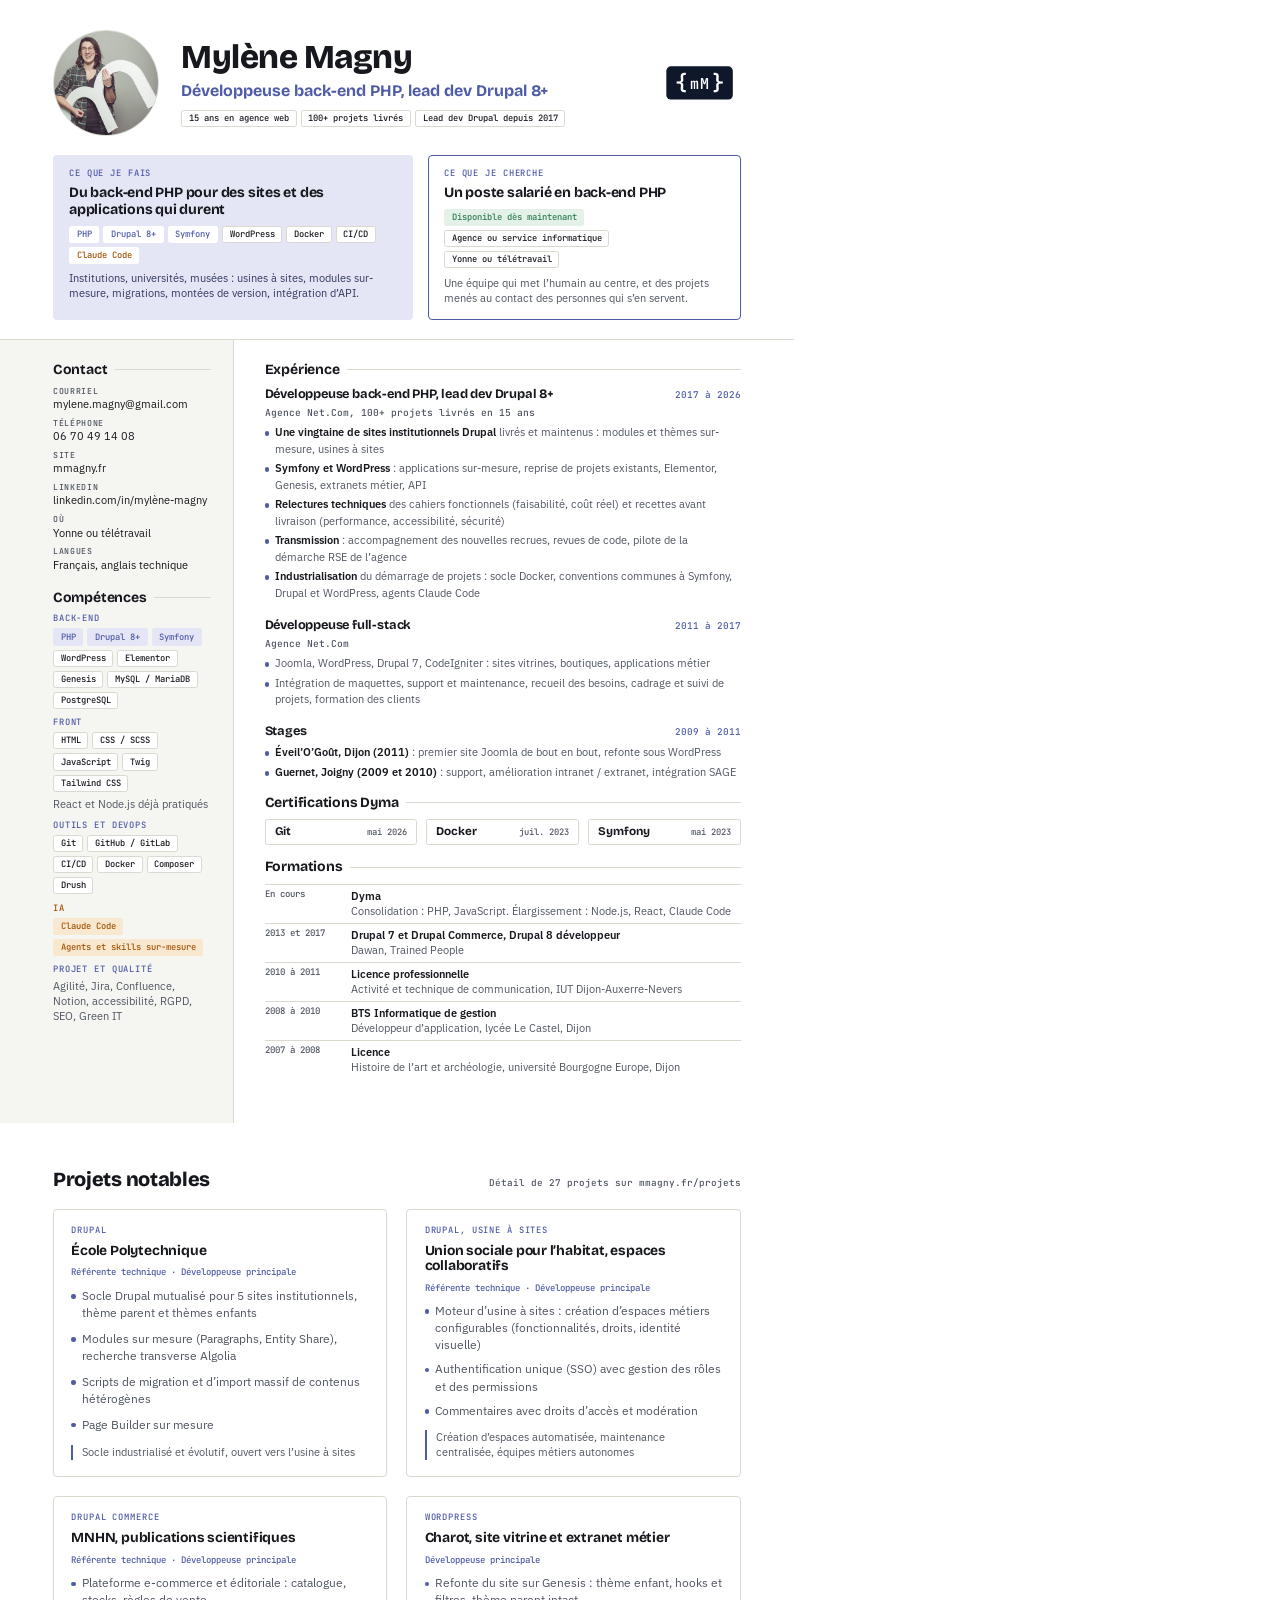
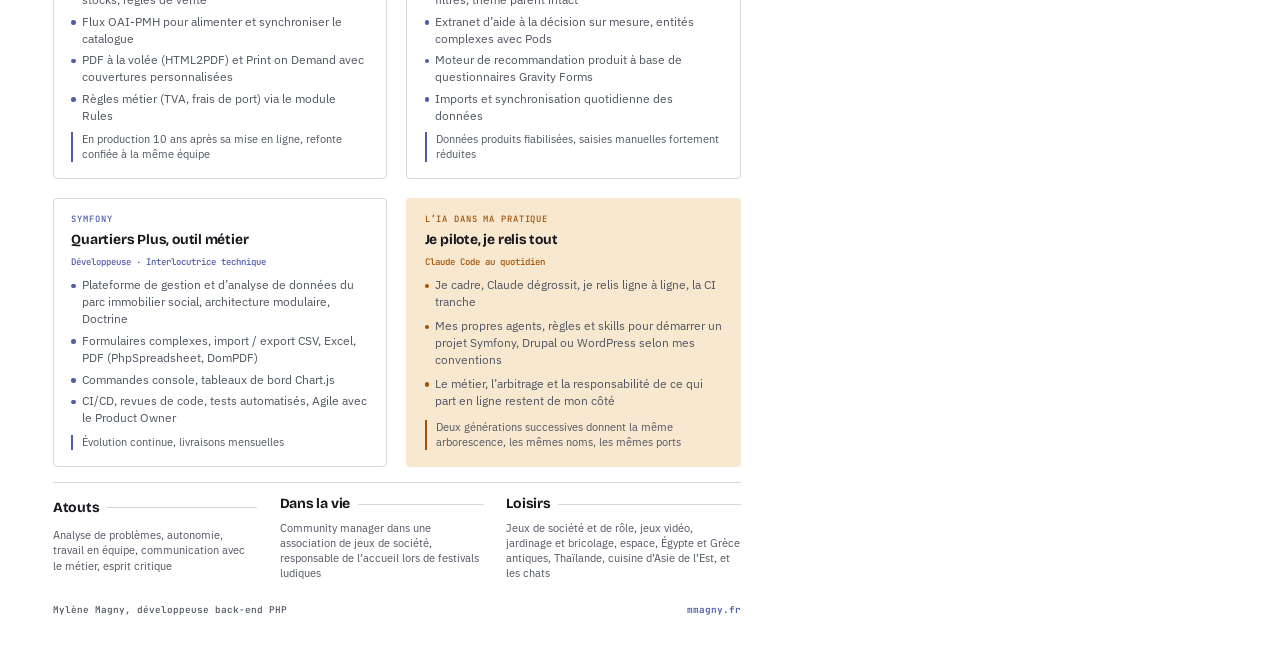
<file: outils/cv/cv.html>
<!doctype html>
<html lang="fr">
<head>
<meta charset="utf-8">
<title>Mylène Magny, développeuse back-end PHP, CV</title>
<meta name="author" content="Mylène Magny">
<meta name="description" content="CV de Mylène Magny, développeuse back-end PHP : Drupal, Symfony, WordPress.">
<link rel="preconnect" href="https://fonts.googleapis.com">
<link rel="preconnect" href="https://fonts.gstatic.com" crossorigin>
<link rel="stylesheet" href="https://fonts.googleapis.com/css2?family=Bricolage+Grotesque:opsz,wght@12..96,500;12..96,700;12..96,800&amp;family=IBM+Plex+Sans:wght@400;500;600&amp;family=JetBrains+Mono:wght@400;500;600&amp;display=swap">
<style>
/* Même charte que le site : encre bleutée, violet PHP pour le back-end, ambre réservé à l'IA. */
:root{
  --bg:#FFFFFF; --soft:#F5F5F1; --line:#D9D9D0; --fg:#16181D; --muted:#4F5561;
  --php:#4F5BA6; --php-soft:#E4E6F5; --ia:#A25205; --ia-soft:#F9E8D0;
  --f-display:"Bricolage Grotesque",system-ui,sans-serif;
  --f-body:"IBM Plex Sans",system-ui,sans-serif;
  --f-mono:"JetBrains Mono",ui-monospace,monospace;
}
@page{size:A4;margin:0}
*{box-sizing:border-box}
html{-webkit-print-color-adjust:exact;print-color-adjust:exact}
body{margin:0;font:400 8.6pt/1.42 var(--f-body);color:var(--fg);background:var(--bg)}
a{color:inherit;text-decoration:none}
h1,h2,h3,h4,p,ul{margin:0}
h1,h2,h3,h4{font-family:var(--f-display);line-height:1.1;letter-spacing:-.015em}
.page{width:210mm;height:297mm;overflow:hidden;position:relative;page-break-after:always;break-after:page;display:flex;flex-direction:column}
.page:last-child{page-break-after:auto;break-after:auto}
.label{font:500 6.6pt/1 var(--f-mono);letter-spacing:.1em;text-transform:uppercase;color:var(--php)}
.label.ia{color:var(--ia)}
.chip{font:500 6.6pt/1 var(--f-mono);padding:2.4pt 5pt;border:.6pt solid var(--line);border-radius:2pt;display:inline-block;color:var(--fg);background:var(--bg)}
.chip.php{background:var(--php-soft);border-color:transparent;color:var(--php)}
.chip.ia{background:var(--ia-soft);border-color:transparent;color:var(--ia)}
.tags{display:flex;flex-wrap:wrap;gap:3pt}
ul.pl{list-style:none;padding:0;display:grid;gap:2.6pt}
ul.pl li{padding-left:8pt;position:relative;color:var(--muted)}
ul.pl li::before{content:"";position:absolute;left:0;top:.62em;width:3.4pt;height:3.4pt;border-radius:50%;background:var(--php)}
ul.pl li b{color:var(--fg);font-weight:600}
ul.pl.ia li::before{background:var(--ia)}

/* page 1 */
.head{display:grid;grid-template-columns:auto 1fr auto;gap:6mm;align-items:center;padding:8mm 14mm 5mm}
.photo{width:28mm;height:28mm;border-radius:50%;object-fit:cover;display:block;border:.8pt solid var(--line)}
.logo{width:22mm;height:auto;display:block}
.head h1{font-size:25pt;font-weight:800}
.head .job{font:700 12pt/1.2 var(--f-display);color:var(--php);margin:1.5mm 0 2.6mm}
.chip.ok{background:#E3F1E8;border-color:transparent;color:#2F7D4F}
.glance{display:grid;grid-template-columns:1.15fr 1fr;gap:4mm;padding:0 14mm 5mm}
.g{border:.6pt solid var(--line);border-radius:3pt;padding:3.4mm 4mm;display:grid;gap:1.9mm;align-content:start}
.g.do{background:var(--php-soft);border-color:transparent}
.g.seek{border-color:var(--php);border-width:.9pt}
.g h2{font-size:10.6pt;font-weight:700;line-height:1.2}
.g p{color:var(--muted);font-size:8.2pt;line-height:1.38}
.g.do p{color:#33385F}
.g.do .chip{background:#fff}
.cols{display:grid;grid-template-columns:62mm 1fr;flex:1;min-height:0;border-top:.6pt solid var(--line)}
.side{background:var(--soft);padding:6mm 6mm 6mm 14mm;display:flex;flex-direction:column;gap:4.4mm;border-right:.6pt solid var(--line)}
.main{padding:6mm 14mm 6mm 8mm;display:flex;flex-direction:column;gap:3.8mm}
.sec{display:grid;gap:2.4mm}
.sec>h2{font-size:10.5pt;font-weight:700;display:flex;align-items:center;gap:2mm}
.sec>h2::after{content:"";flex:1;height:.6pt;background:var(--line)}
.contact{display:grid;gap:1.6mm;font-size:8.2pt}
.contact span{display:block;font:500 6.2pt/1 var(--f-mono);letter-spacing:.08em;text-transform:uppercase;color:var(--muted);margin-bottom:.6mm}
.sk{display:grid;gap:1.4mm}
.sk p{color:var(--muted);font-size:8.2pt;line-height:1.35}
.job-block{display:grid;gap:1.6mm}
.job-block .top{display:flex;justify-content:space-between;align-items:baseline;gap:4mm}
.job-block h3{font-size:9.6pt}
.job-block .when{font:500 7pt/1 var(--f-mono);color:var(--php);white-space:nowrap}
.job-block .org{font:500 7.2pt/1.2 var(--f-mono);color:var(--muted)}
.edu{display:grid;grid-template-columns:20mm 1fr;gap:.6mm 3mm;padding-block:.9mm;border-top:.6pt solid var(--line)}
.edu .y{font:500 6.8pt/1.5 var(--f-mono);color:var(--muted)}
.edu b{font-weight:600}
.edu p{color:var(--muted);font-size:7.9pt}
.certs{display:grid;grid-template-columns:repeat(3,1fr);gap:2.4mm}
.cert{border:.6pt solid var(--line);border-radius:2pt;padding:1.4mm 2.4mm;display:flex;justify-content:space-between;align-items:baseline;gap:2mm}
.cert b{font:700 8.8pt/1.1 var(--f-display)}
.cert span{font:500 6.6pt/1.4 var(--f-mono);color:var(--muted)}

/* page 2 */
.p2head{padding:12mm 14mm 5mm;display:flex;justify-content:space-between;align-items:baseline}
.p2head h2{font-size:15pt;font-weight:800}
.p2head .note{font:500 7pt/1 var(--f-mono);color:var(--muted)}
.grid{display:grid;grid-template-columns:1fr 1fr;grid-auto-rows:1fr;gap:5mm;padding:0 14mm;flex:1;min-height:0}
.grid ul.pl{font-size:9pt;gap:3.4pt}
.grid .res{font-size:8.4pt}
.grid .card h3{font-size:10.4pt}
.card{border:.6pt solid var(--line);border-radius:3pt;padding:4.2mm 4.6mm;display:grid;gap:2.2mm;align-content:space-between;grid-template-rows:auto auto auto 1fr auto;min-width:0}
.card h3{font-size:9.6pt}
.card .role{font:500 6.8pt/1.35 var(--f-mono);color:var(--php)}
.card.ia{background:var(--ia-soft);border-color:transparent}
.card.ia .role{color:var(--ia)}
.res{font-size:7.9pt;color:var(--fg);border-left:1.6pt solid var(--php);padding-left:2.4mm;line-height:1.35}
.card.ia .res{border-left-color:var(--ia)}
.card p{color:var(--muted)}
.foot{margin:4.2mm 14mm 0;padding-block:3.4mm;border-top:.6pt solid var(--line);display:grid;grid-template-columns:1fr 1fr 1.15fr;gap:6mm}
.foot p{color:var(--muted);font-size:8pt}
.sign{padding:3mm 14mm 8mm;display:flex;justify-content:space-between;font:500 7pt/1 var(--f-mono);color:var(--muted)}
.sign b{color:var(--php);font-weight:600}
</style>
</head>
<body>

<!-- ───────── Page 1 ───────── -->
<section class="page">
  <header class="head">
    <img class="photo" src="photo.jpg" alt="Portrait de Mylène Magny">
    <div>
      <h1>Mylène Magny</h1>
      <p class="job">Développeuse back-end PHP, lead dev Drupal 8+</p>
      <div class="tags marks"><span class="chip">15 ans en agence web</span><span class="chip">100+ projets livrés</span><span class="chip">Lead dev Drupal depuis 2017</span></div>
    </div>
    <svg class="logo" xmlns="http://www.w3.org/2000/svg" viewBox="0 0 1000 600" role="img" aria-label="Logo mM">
      <g transform="translate(500,300)">
        <rect x="-400" y="-200" width="800" height="400" rx="55" ry="55" fill="#0f172a"/>
        <text x="-220" y="20" text-anchor="middle" dominant-baseline="middle" fill="#fff" font-size="250" font-weight="600" font-family="JetBrains Mono, Menlo, monospace">{</text>
        <text x="0" y="20" text-anchor="middle" dominant-baseline="middle" fill="#fff" font-size="180" font-weight="600" font-family="JetBrains Mono, Menlo, monospace" letter-spacing="10">mM</text>
        <text x="220" y="20" text-anchor="middle" dominant-baseline="middle" fill="#fff" font-size="250" font-weight="600" font-family="JetBrains Mono, Menlo, monospace">}</text>
      </g>
    </svg>
  </header>

  <section class="glance" aria-label="En un coup d’œil">
    <div class="g do">
      <span class="label">Ce que je fais</span>
      <h2>Du back-end PHP pour des sites et des applications qui durent</h2>
      <div class="tags"><span class="chip php">PHP</span><span class="chip php">Drupal 8+</span><span class="chip php">Symfony</span><span class="chip">WordPress</span><span class="chip">Docker</span><span class="chip">CI/CD</span><span class="chip ia">Claude Code</span></div>
      <p>Institutions, universités, musées : usines à sites, modules sur-mesure, migrations, montées de version, intégration d’API.</p>
    </div>
    <div class="g seek">
      <span class="label">Ce que je cherche</span>
      <h2>Un poste salarié en back-end PHP</h2>
      <div class="tags"><span class="chip ok">Disponible dès maintenant</span><span class="chip">Agence ou service informatique</span><span class="chip">Yonne ou télétravail</span></div>
      <p>Une équipe qui met l’humain au centre, et des projets menés au contact des personnes qui s’en servent.</p>
    </div>
  </section>

  <div class="cols">
    <aside class="side">
      <div class="sec">
        <h2>Contact</h2>
        <div class="contact">
          <p><span>Courriel</span><a href="mailto:mylene.magny@gmail.com">mylene.magny@gmail.com</a></p>
          <p><span>Téléphone</span><a href="tel:+33670491408">06 70 49 14 08</a></p>
          <p><span>Site</span><a href="https://mmagny.fr/">mmagny.fr</a></p>
          <p><span>LinkedIn</span><a href="https://www.linkedin.com/in/myl%C3%A8ne-magny-26943b146/">linkedin.com/in/mylène-magny</a></p>
          <p><span>Où</span>Yonne ou télétravail</p>
          <p><span>Langues</span>Français, anglais technique</p>
        </div>
      </div>
      <div class="sec">
        <h2>Compétences</h2>
        <div class="sk">
          <span class="label">Back-end</span>
          <div class="tags"><span class="chip php">PHP</span><span class="chip php">Drupal 8+</span><span class="chip php">Symfony</span><span class="chip">WordPress</span><span class="chip">Elementor</span><span class="chip">Genesis</span><span class="chip">MySQL / MariaDB</span><span class="chip">PostgreSQL</span></div>
        </div>
        <div class="sk">
          <span class="label">Front</span>
          <div class="tags"><span class="chip">HTML</span><span class="chip">CSS / SCSS</span><span class="chip">JavaScript</span><span class="chip">Twig</span><span class="chip">Tailwind CSS</span></div>
          <p>React et Node.js déjà pratiqués</p>
        </div>
        <div class="sk">
          <span class="label">Outils et DevOps</span>
          <div class="tags"><span class="chip">Git</span><span class="chip">GitHub / GitLab</span><span class="chip">CI/CD</span><span class="chip">Docker</span><span class="chip">Composer</span><span class="chip">Drush</span></div>
        </div>
        <div class="sk">
          <span class="label ia">IA</span>
          <div class="tags"><span class="chip ia">Claude Code</span><span class="chip ia">Agents et skills sur-mesure</span></div>
        </div>
        <div class="sk">
          <span class="label">Projet et qualité</span>
          <p>Agilité, Jira, Confluence, Notion, accessibilité, RGPD, SEO, Green IT</p>
        </div>
      </div>
    </aside>

    <main class="main">
      <div class="sec">
        <h2>Expérience</h2>
        <div class="job-block">
          <div class="top"><h3>Développeuse back-end PHP, lead dev Drupal 8+</h3><span class="when">2017 à 2026</span></div>
          <p class="org">Agence Net.Com, 100+ projets livrés en 15 ans</p>
          <ul class="pl">
            <li><b>Une vingtaine de sites institutionnels Drupal</b> livrés et maintenus : modules et thèmes sur-mesure, usines à sites</li>
            <li><b>Symfony et WordPress</b> : applications sur-mesure, reprise de projets existants, Elementor, Genesis, extranets métier, API</li>
            <li><b>Relectures techniques</b> des cahiers fonctionnels (faisabilité, coût réel) et recettes avant livraison (performance, accessibilité, sécurité)</li>
            <li><b>Transmission</b> : accompagnement des nouvelles recrues, revues de code, pilote de la démarche RSE de l’agence</li>
            <li><b>Industrialisation</b> du démarrage de projets : socle Docker, conventions communes à Symfony, Drupal et WordPress, agents Claude Code</li>
          </ul>
        </div>
        <div class="job-block" style="margin-top:2mm">
          <div class="top"><h3>Développeuse full-stack</h3><span class="when">2011 à 2017</span></div>
          <p class="org">Agence Net.Com</p>
          <ul class="pl">
            <li>Joomla, WordPress, Drupal 7, CodeIgniter : sites vitrines, boutiques, applications métier</li>
            <li>Intégration de maquettes, support et maintenance, recueil des besoins, cadrage et suivi de projets, formation des clients</li>
          </ul>
        </div>
        <div class="job-block" style="margin-top:2mm">
          <div class="top"><h3>Stages</h3><span class="when">2009 à 2011</span></div>
          <ul class="pl">
            <li><b>Éveil’O’Goût, Dijon (2011)</b> : premier site Joomla de bout en bout, refonte sous WordPress</li>
            <li><b>Guernet, Joigny (2009 et 2010)</b> : support, amélioration intranet / extranet, intégration SAGE</li>
          </ul>
        </div>
      </div>

      <div class="sec">
        <h2>Certifications Dyma</h2>
        <div class="certs">
          <div class="cert"><b>Git</b><span>mai 2026</span></div>
          <div class="cert"><b>Docker</b><span>juil. 2023</span></div>
          <div class="cert"><b>Symfony</b><span>mai 2023</span></div>
        </div>
      </div>

      <div class="sec">
        <h2>Formations</h2>
        <div>
          <div class="edu"><span class="y">En cours</span><div><b>Dyma</b><p>Consolidation : PHP, JavaScript. Élargissement : Node.js, React, Claude Code</p></div></div>
          <div class="edu"><span class="y">2013 et 2017</span><div><b>Drupal 7 et Drupal Commerce, Drupal 8 développeur</b><p>Dawan, Trained People</p></div></div>
          <div class="edu"><span class="y">2010 à 2011</span><div><b>Licence professionnelle</b><p>Activité et technique de communication, IUT Dijon-Auxerre-Nevers</p></div></div>
          <div class="edu"><span class="y">2008 à 2010</span><div><b>BTS Informatique de gestion</b><p>Développeur d’application, lycée Le Castel, Dijon</p></div></div>
          <div class="edu"><span class="y">2007 à 2008</span><div><b>Licence</b><p>Histoire de l’art et archéologie, université Bourgogne Europe, Dijon</p></div></div>
        </div>
      </div>
    </main>
  </div>
</section>

<!-- ───────── Page 2 ───────── -->
<section class="page">
  <div class="p2head"><h2>Projets notables</h2><span class="note">Détail de 27 projets sur mmagny.fr/projets</span></div>
  <div class="grid">
    <article class="card">
      <span class="label">Drupal</span>
      <h3>École Polytechnique</h3>
      <p class="role">Référente technique · Développeuse principale</p>
      <ul class="pl">
        <li>Socle Drupal mutualisé pour 5 sites institutionnels, thème parent et thèmes enfants</li>
        <li>Modules sur mesure (Paragraphs, Entity Share), recherche transverse Algolia</li>
        <li>Scripts de migration et d’import massif de contenus hétérogènes</li>
        <li>Page Builder sur mesure</li>
      </ul>
      <p class="res">Socle industrialisé et évolutif, ouvert vers l’usine à sites</p>
    </article>
    <article class="card">
      <span class="label">Drupal, usine à sites</span>
      <h3>Union sociale pour l’habitat, espaces collaboratifs</h3>
      <p class="role">Référente technique · Développeuse principale</p>
      <ul class="pl">
        <li>Moteur d’usine à sites : création d’espaces métiers configurables (fonctionnalités, droits, identité visuelle)</li>
        <li>Authentification unique (SSO) avec gestion des rôles et des permissions</li>
        <li>Commentaires avec droits d’accès et modération</li>
      </ul>
      <p class="res">Création d’espaces automatisée, maintenance centralisée, équipes métiers autonomes</p>
    </article>
    <article class="card">
      <span class="label">Drupal Commerce</span>
      <h3>MNHN, publications scientifiques</h3>
      <p class="role">Référente technique · Développeuse principale</p>
      <ul class="pl">
        <li>Plateforme e-commerce et éditoriale : catalogue, stocks, règles de vente</li>
        <li>Flux OAI-PMH pour alimenter et synchroniser le catalogue</li>
        <li>PDF à la volée (HTML2PDF) et Print on Demand avec couvertures personnalisées</li>
        <li>Règles métier (TVA, frais de port) via le module Rules</li>
      </ul>
      <p class="res">En production 10 ans après sa mise en ligne, refonte confiée à la même équipe</p>
    </article>
    <article class="card">
      <span class="label">WordPress</span>
      <h3>Charot, site vitrine et extranet métier</h3>
      <p class="role">Développeuse principale</p>
      <ul class="pl">
        <li>Refonte du site sur Genesis : thème enfant, hooks et filtres, thème parent intact</li>
        <li>Extranet d’aide à la décision sur mesure, entités complexes avec Pods</li>
        <li>Moteur de recommandation produit à base de questionnaires Gravity Forms</li>
        <li>Imports et synchronisation quotidienne des données</li>
      </ul>
      <p class="res">Données produits fiabilisées, saisies manuelles fortement réduites</p>
    </article>
    <article class="card">
      <span class="label">Symfony</span>
      <h3>Quartiers Plus, outil métier</h3>
      <p class="role">Développeuse · Interlocutrice technique</p>
      <ul class="pl">
        <li>Plateforme de gestion et d’analyse de données du parc immobilier social, architecture modulaire, Doctrine</li>
        <li>Formulaires complexes, import / export CSV, Excel, PDF (PhpSpreadsheet, DomPDF)</li>
        <li>Commandes console, tableaux de bord Chart.js</li>
        <li>CI/CD, revues de code, tests automatisés, Agile avec le Product Owner</li>
      </ul>
      <p class="res">Évolution continue, livraisons mensuelles</p>
    </article>
    <article class="card ia">
      <span class="label ia">L’IA dans ma pratique</span>
      <h3>Je pilote, je relis tout</h3>
      <p class="role">Claude Code au quotidien</p>
      <ul class="pl ia">
        <li>Je cadre, Claude dégrossit, je relis ligne à ligne, la CI tranche</li>
        <li>Mes propres agents, règles et skills pour démarrer un projet Symfony, Drupal ou WordPress selon mes conventions</li>
        <li>Le métier, l’arbitrage et la responsabilité de ce qui part en ligne restent de mon côté</li>
      </ul>
      <p class="res">Deux générations successives donnent la même arborescence, les mêmes noms, les mêmes ports</p>
    </article>
  </div>

  <div class="foot">
    <div class="sec">
      <h2>Atouts</h2>
      <p>Analyse de problèmes, autonomie, travail en équipe, communication avec le métier, esprit critique</p>
    </div>
    <div class="sec">
      <h2>Dans la vie</h2>
      <p>Community manager dans une association de jeux de société, responsable de l’accueil lors de festivals ludiques</p>
    </div>
    <div class="sec">
      <h2>Loisirs</h2>
      <p>Jeux de société et de rôle, jeux vidéo, jardinage et bricolage, espace, Égypte et Grèce antiques, Thaïlande, cuisine d’Asie de l’Est, et les chats</p>
    </div>
  </div>
  <div class="sign"><span>Mylène Magny, développeuse back-end PHP</span><b>mmagny.fr</b></div>
</section>
</body>
</html>
</file>
